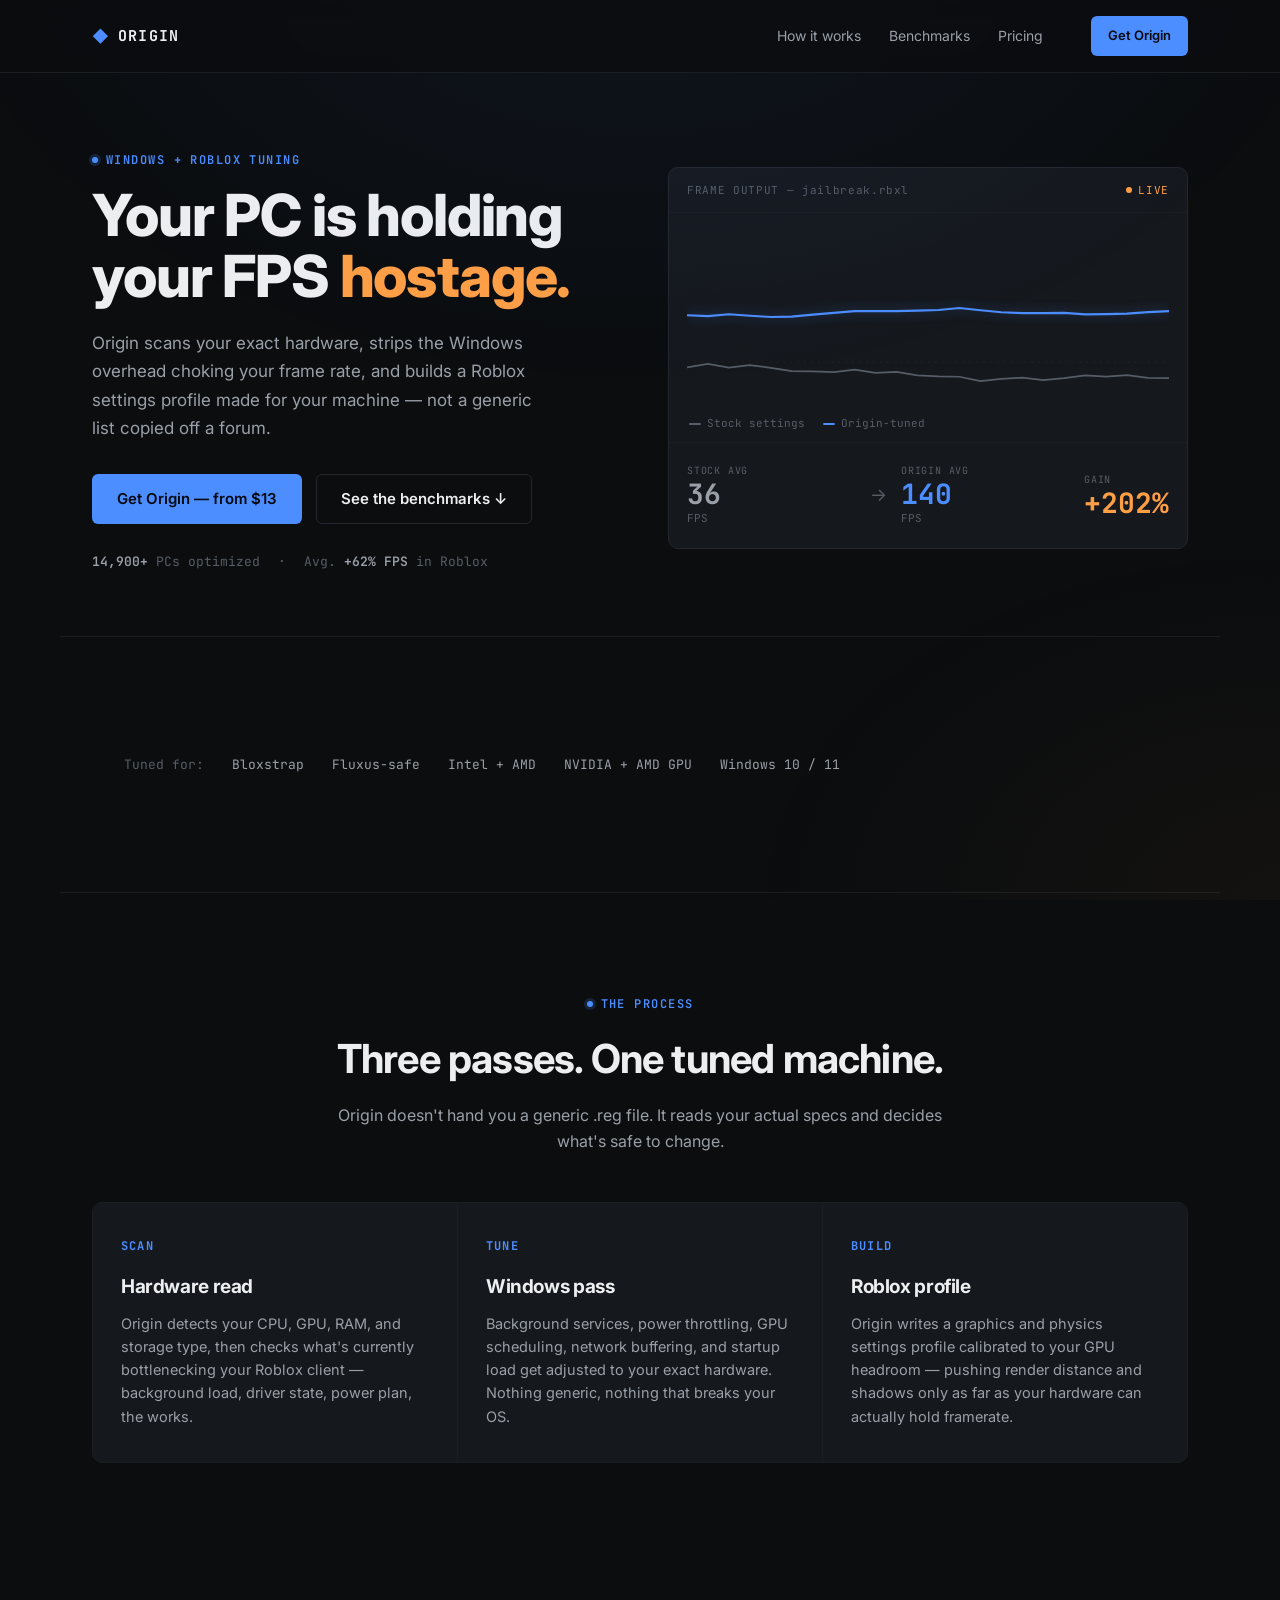
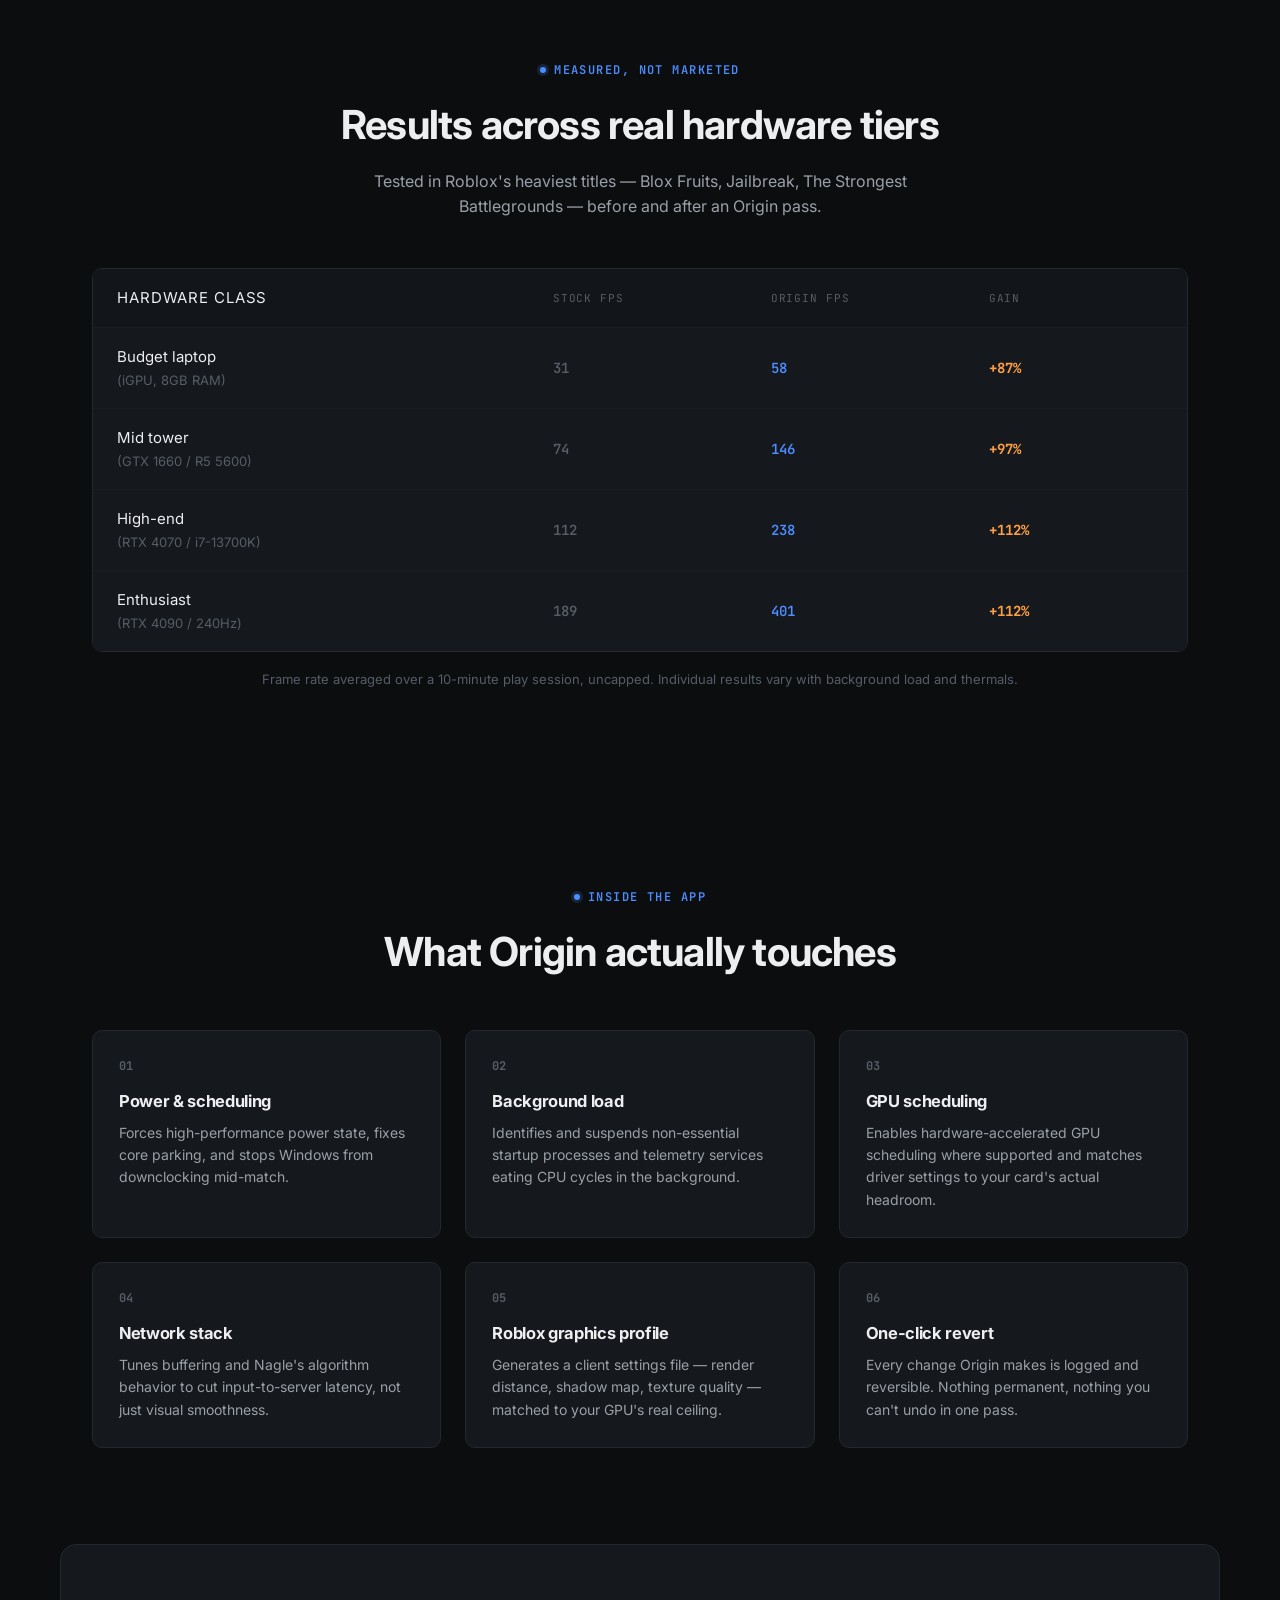
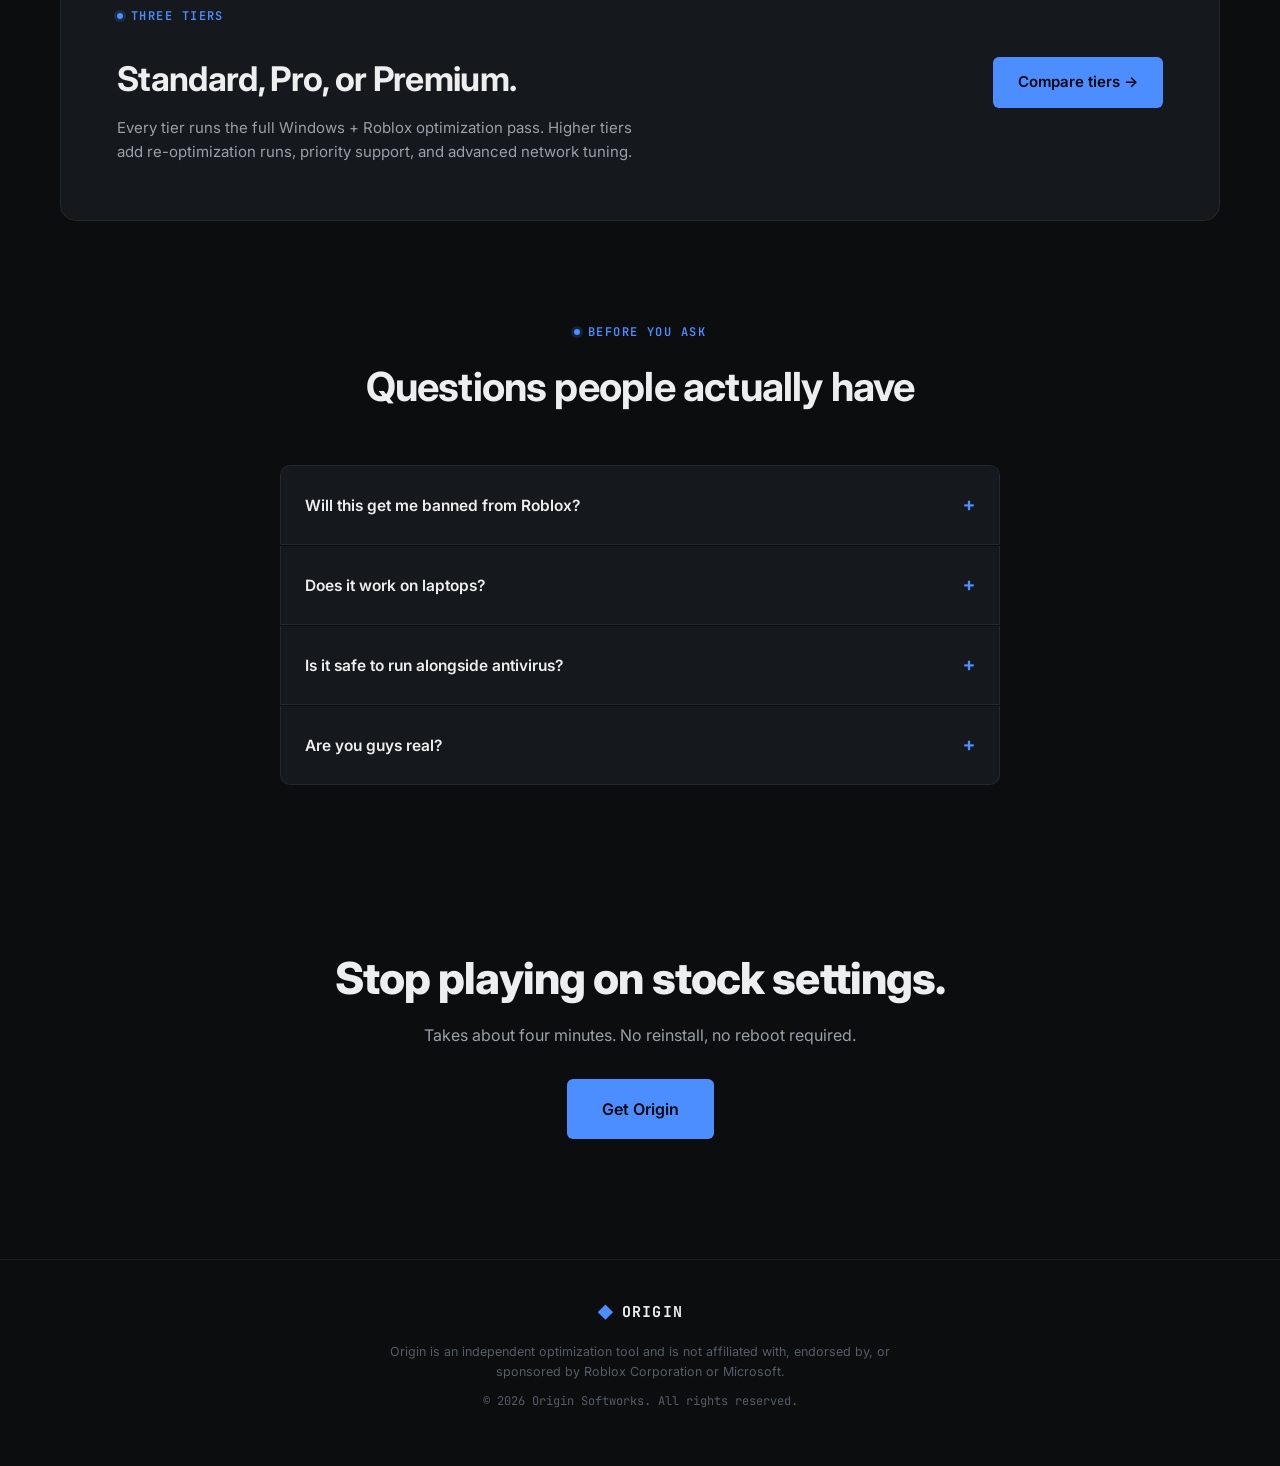
<file: index.html>
<!DOCTYPE html>
<html lang="en">
<head>
<meta charset="UTF-8">
<meta name="viewport" content="width=device-width, initial-scale=1.0">
<title>Origin — PC & Roblox FPS Optimizer</title>
<meta name="description" content="Origin tunes your Windows settings and builds custom Roblox graphics settings for your exact hardware. More FPS, less input lag.">
<link rel="icon" href="data:image/svg+xml,<svg xmlns=%22http://www.w3.org/2000/svg%22 viewBox=%220 0 100 100%22><text y=%22.9em%22 font-size=%2290%22 fill=%22%234C8DFF%22>◆</text></svg>">
<link rel="preconnect" href="https://fonts.googleapis.com">
<link rel="preconnect" href="https://fonts.gstatic.com" crossorigin>
<link href="https://fonts.googleapis.com/css2?family=JetBrains+Mono:wght@400;500;600;700&family=Inter:wght@400;500;600;700;800&display=swap" rel="stylesheet">
<link rel="stylesheet" href="styles.css">
</head>
<body>

<div class="grain"></div>

<header class="nav">
  <div class="nav-inner">
    <a href="index.html" class="logo">
      <span class="logo-mark">◆</span>
      <span class="logo-text">ORIGIN</span>
    </a>
    <nav class="nav-links">
      <a href="#how">How it works</a>
      <a href="#benchmarks">Benchmarks</a>
      <a href="#tiers">Pricing</a>
    </nav>
    <a href="purchase.html" class="btn btn-primary btn-small">Get Origin</a>
  </div>
</header>

<main>

  <!-- HERO -->
  <section class="hero">
    <div class="hero-inner">
      <div class="hero-copy">
        <div class="eyebrow"><span class="dot"></span> WINDOWS + ROBLOX TUNING</div>
        <h1>Your PC is holding<br>your FPS <span class="hl">hostage.</span></h1>
        <p class="hero-sub">Origin scans your exact hardware, strips the Windows overhead choking your frame rate, and builds a Roblox settings profile made for your machine — not a generic list copied off a forum.</p>
        <div class="hero-actions">
          <a href="purchase.html" class="btn btn-primary">Get Origin — from $13</a>
          <a href="#benchmarks" class="btn btn-ghost">See the benchmarks ↓</a>
        </div>
        <div class="hero-trust">
          <span><strong>14,900+</strong> PCs optimized</span>
          <span class="sep">·</span>
          <span>Avg. <strong>+62% FPS</strong> in Roblox</span>
        </div>
      </div>

      <div class="hero-panel" aria-hidden="true">
        <div class="panel-head">
          <span class="panel-title">FRAME OUTPUT — jailbreak.rbxl</span>
          <span class="panel-live"><span class="live-dot"></span> LIVE</span>
        </div>
        <div class="panel-graph">
          <svg viewBox="0 0 560 200" class="graph-svg" id="graphSvg">
            <line x1="0" y1="150" x2="560" y2="150" class="graph-baseline" stroke-dasharray="2 6"/>
            <polyline id="stockLine" class="stock-line" points="" />
            <polyline id="optLine" class="opt-line" points="" />
          </svg>
          <div class="graph-legend">
            <span class="legend-item"><i class="sw sw-stock"></i>Stock settings</span>
            <span class="legend-item"><i class="sw sw-opt"></i>Origin-tuned</span>
          </div>
        </div>
        <div class="panel-readout">
          <div class="readout-cell">
            <span class="readout-label">STOCK AVG</span>
            <span class="readout-value stock" id="stockAvg">47</span>
            <span class="readout-unit">FPS</span>
          </div>
          <div class="readout-arrow">→</div>
          <div class="readout-cell">
            <span class="readout-label">ORIGIN AVG</span>
            <span class="readout-value opt" id="optAvg">142</span>
            <span class="readout-unit">FPS</span>
          </div>
          <div class="readout-cell readout-delta">
            <span class="readout-label">GAIN</span>
            <span class="readout-value delta">+202%</span>
          </div>
        </div>
      </div>
    </div>
  </section>

  <!-- LOGOS / STRIP -->
  <section class="strip">
    <div class="strip-inner">
      <span>Tuned for:</span>
      <span class="strip-item">Bloxstrap</span>
      <span class="strip-item">Fluxus-safe</span>
      <span class="strip-item">Intel + AMD</span>
      <span class="strip-item">NVIDIA + AMD GPU</span>
      <span class="strip-item">Windows 10 / 11</span>
    </div>
  </section>

  <!-- HOW IT WORKS -->
  <section class="how" id="how">
    <div class="section-head">
      <div class="eyebrow"><span class="dot"></span> THE PROCESS</div>
      <h2>Three passes. One tuned machine.</h2>
      <p class="section-sub">Origin doesn't hand you a generic .reg file. It reads your actual specs and decides what's safe to change.</p>
    </div>

    <div class="how-grid">
      <div class="how-card">
        <div class="how-index">SCAN</div>
        <h3>Hardware read</h3>
        <p>Origin detects your CPU, GPU, RAM, and storage type, then checks what's currently bottlenecking your Roblox client — background load, driver state, power plan, the works.</p>
      </div>
      <div class="how-card">
        <div class="how-index">TUNE</div>
        <h3>Windows pass</h3>
        <p>Background services, power throttling, GPU scheduling, network buffering, and startup load get adjusted to your exact hardware. Nothing generic, nothing that breaks your OS.</p>
      </div>
      <div class="how-card">
        <div class="how-index">BUILD</div>
        <h3>Roblox profile</h3>
        <p>Origin writes a graphics and physics settings profile calibrated to your GPU headroom — pushing render distance and shadows only as far as your hardware can actually hold framerate.</p>
      </div>
    </div>
  </section>

  <!-- BENCHMARKS -->
  <section class="benchmarks" id="benchmarks">
    <div class="section-head">
      <div class="eyebrow"><span class="dot"></span> MEASURED, NOT MARKETED</div>
      <h2>Results across real hardware tiers</h2>
      <p class="section-sub">Tested in Roblox's heaviest titles — Blox Fruits, Jailbreak, The Strongest Battlegrounds — before and after an Origin pass.</p>
    </div>

    <div class="bench-table">
      <div class="bench-row bench-head">
        <span>Hardware class</span>
        <span>Stock FPS</span>
        <span>Origin FPS</span>
        <span>Gain</span>
      </div>
      <div class="bench-row" data-stock="31" data-opt="58">
        <span>Budget laptop <em>(iGPU, 8GB RAM)</em></span>
        <span class="bench-num stock-num">31</span>
        <span class="bench-num opt-num">58</span>
        <span class="bench-gain">+87%</span>
      </div>
      <div class="bench-row" data-stock="74" data-opt="146">
        <span>Mid tower <em>(GTX 1660 / R5 5600)</em></span>
        <span class="bench-num stock-num">74</span>
        <span class="bench-num opt-num">146</span>
        <span class="bench-gain">+97%</span>
      </div>
      <div class="bench-row" data-stock="112" data-opt="238">
        <span>High-end <em>(RTX 4070 / i7-13700K)</em></span>
        <span class="bench-num stock-num">112</span>
        <span class="bench-num opt-num">238</span>
        <span class="bench-gain">+112%</span>
      </div>
      <div class="bench-row" data-stock="189" data-opt="401">
        <span>Enthusiast <em>(RTX 4090 / 240Hz)</em></span>
        <span class="bench-num stock-num">189</span>
        <span class="bench-num opt-num">401</span>
        <span class="bench-gain">+112%</span>
      </div>
    </div>
    <p class="bench-footnote">Frame rate averaged over a 10-minute play session, uncapped. Individual results vary with background load and thermals.</p>
  </section>

  <!-- WHAT YOU GET -->
  <section class="features">
    <div class="section-head">
      <div class="eyebrow"><span class="dot"></span> INSIDE THE APP</div>
      <h2>What Origin actually touches</h2>
    </div>
    <div class="features-grid">
      <div class="feature">
        <span class="feature-tag">01</span>
        <h3>Power & scheduling</h3>
        <p>Forces high-performance power state, fixes core parking, and stops Windows from downclocking mid-match.</p>
      </div>
      <div class="feature">
        <span class="feature-tag">02</span>
        <h3>Background load</h3>
        <p>Identifies and suspends non-essential startup processes and telemetry services eating CPU cycles in the background.</p>
      </div>
      <div class="feature">
        <span class="feature-tag">03</span>
        <h3>GPU scheduling</h3>
        <p>Enables hardware-accelerated GPU scheduling where supported and matches driver settings to your card's actual headroom.</p>
      </div>
      <div class="feature">
        <span class="feature-tag">04</span>
        <h3>Network stack</h3>
        <p>Tunes buffering and Nagle's algorithm behavior to cut input-to-server latency, not just visual smoothness.</p>
      </div>
      <div class="feature">
        <span class="feature-tag">05</span>
        <h3>Roblox graphics profile</h3>
        <p>Generates a client settings file — render distance, shadow map, texture quality — matched to your GPU's real ceiling.</p>
      </div>
      <div class="feature">
        <span class="feature-tag">06</span>
        <h3>One-click revert</h3>
        <p>Every change Origin makes is logged and reversible. Nothing permanent, nothing you can't undo in one pass.</p>
      </div>
    </div>
  </section>

  <!-- PRICING TEASER -->
  <section class="pricing-teaser" id="tiers">
    <div class="pt-inner">
      <div class="pt-copy">
        <div class="eyebrow"><span class="dot"></span> THREE TIERS</div>
        <h2>Standard, Pro, or Premium.</h2>
        <p>Every tier runs the full Windows + Roblox optimization pass. Higher tiers add re-optimization runs, priority support, and advanced network tuning.</p>
      </div>
      <a href="purchase.html" class="btn btn-primary">Compare tiers →</a>
    </div>
  </section>

  <!-- FAQ -->
  <section class="faq">
    <div class="section-head">
      <div class="eyebrow"><span class="dot"></span> BEFORE YOU ASK</div>
      <h2>Questions people actually have</h2>
    </div>
    <div class="faq-list">
      <details class="faq-item">
        <summary>Will this get me banned from Roblox?</summary>
        <p>No. Origin only adjusts Windows OS settings and writes standard Roblox client configuration files — the same settings you could change by hand in the in-game menu. It doesn't inject into the Roblox process, modify game memory, or touch anything Roblox's anti-cheat monitors.</p>
      </details>
      <details class="faq-item">
        <summary>Does it work on laptops?</summary>
        <p>Yes. Origin reads your actual hardware first, so a laptop with an integrated GPU gets a completely different tuning pass than a desktop with a dedicated card. It won't push settings your hardware can't sustain.</p>
      </details>
      <details class="faq-item">
        <summary>Is it safe to run alongside antivirus?</summary>
        <p>Origin doesn't run in the background or require elevated persistent access — it makes its pass, writes a change log, and exits. You can review every change before it's applied.</p>
      </details>
      <details class="faq-item">
        <summary>Are you guys real?</summary>
        <p> Check our vouches in our Discord! :)</p>
      </details>
    </div>
  </section>

  <!-- FINAL CTA -->
  <section class="final-cta">
    <h2>Stop playing on stock settings.</h2>
    <p>Takes about four minutes. No reinstall, no reboot required.</p>
    <a href="purchase.html" class="btn btn-primary btn-large">Get Origin</a>
  </section>

</main>

<footer class="footer">
  <div class="footer-inner">
    <div class="footer-brand">
      <span class="logo-mark">◆</span>
      <span class="logo-text">ORIGIN</span>
    </div>
    <p class="footer-note">Origin is an independent optimization tool and is not affiliated with, endorsed by, or sponsored by Roblox Corporation or Microsoft.</p>
    <p class="footer-copy">© 2026 Origin Softworks. All rights reserved.</p>
  </div>
</footer>

<script src="script.js"></script>
</body>
</html>
</file>
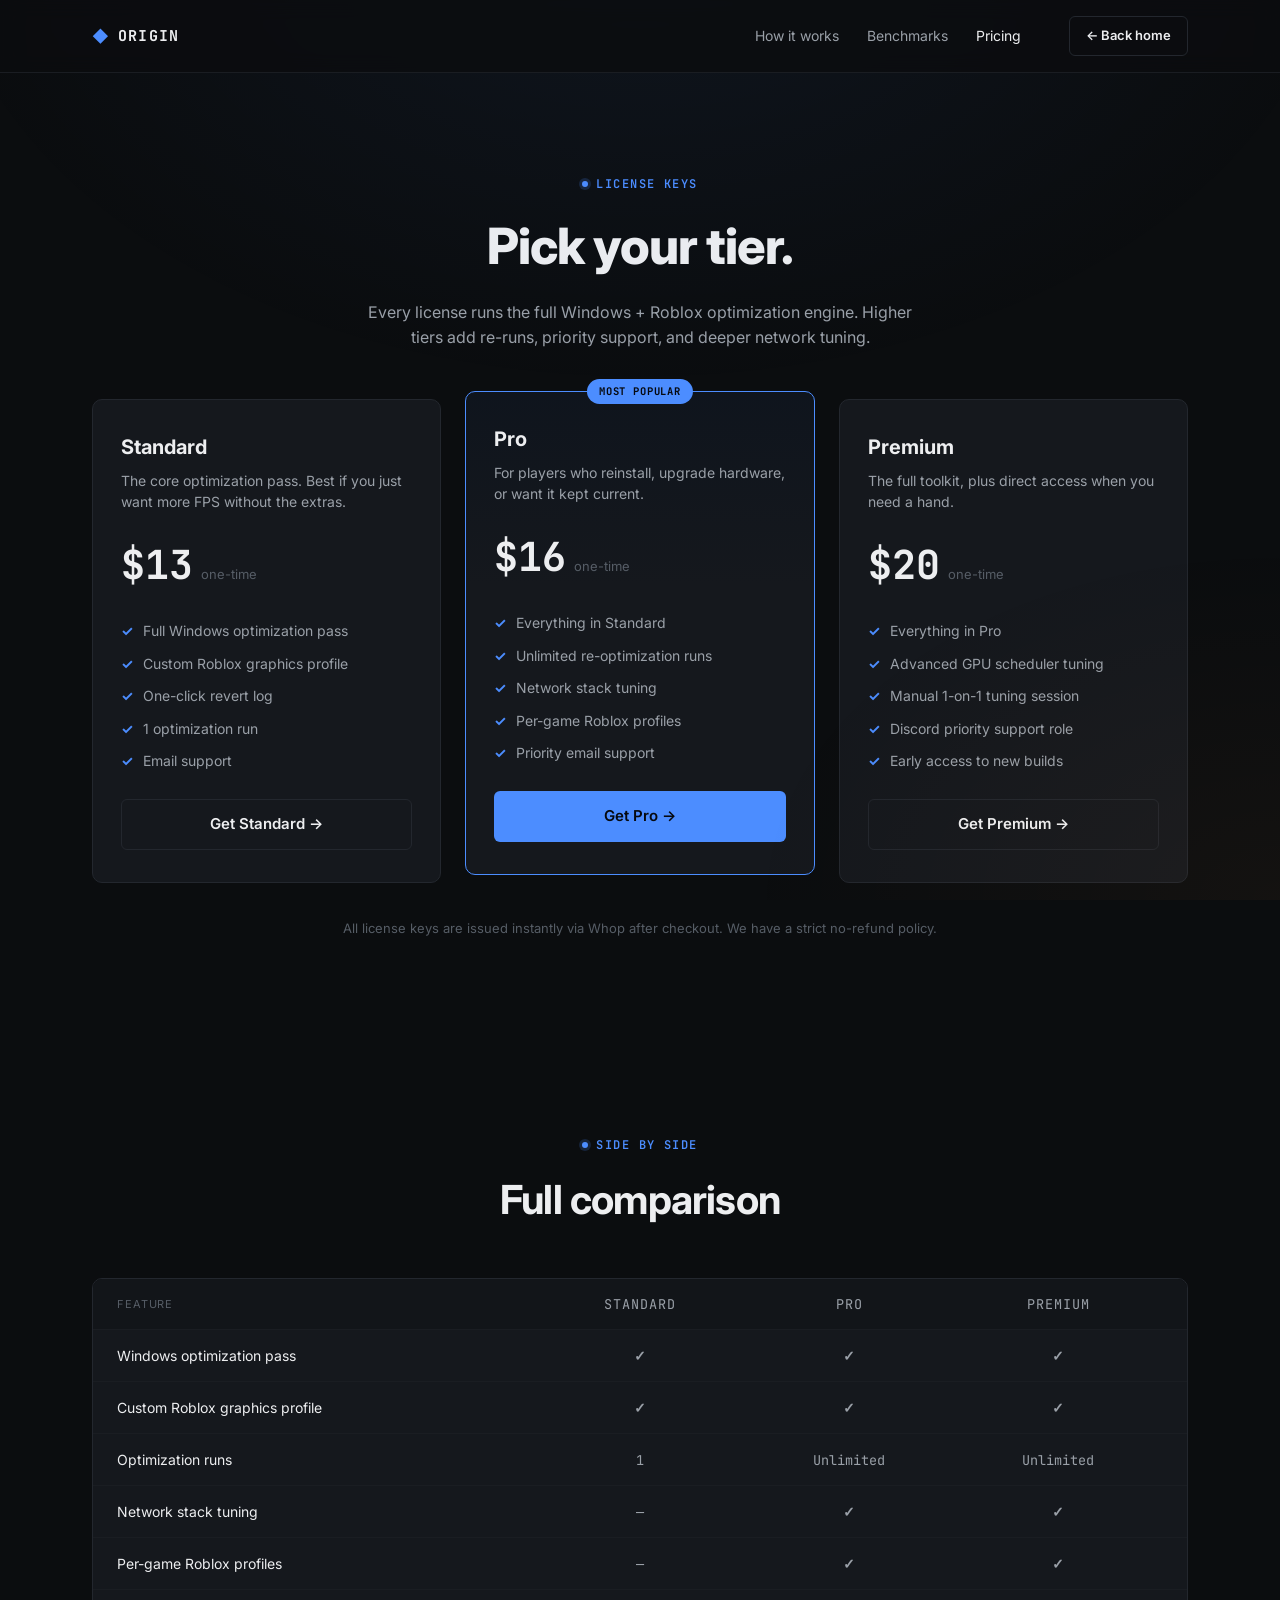
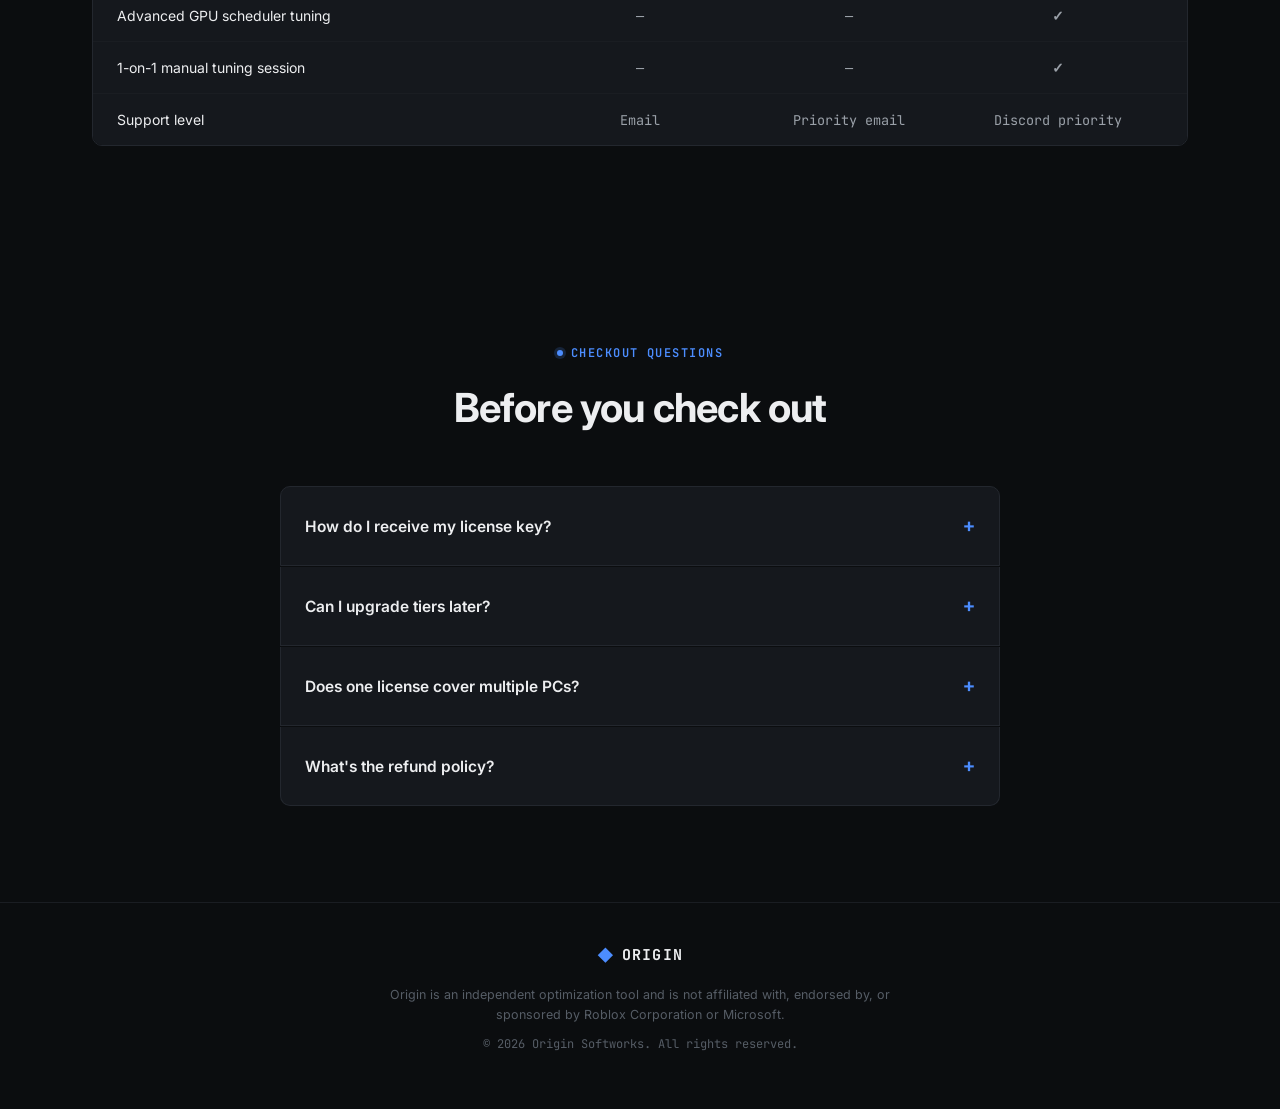
<file: purchase.html>
<!DOCTYPE html>
<html lang="en">
<head>
<meta charset="UTF-8">
<meta name="viewport" content="width=device-width, initial-scale=1.0">
<title>Get Origin — Pricing & Tiers</title>
<meta name="description" content="Choose your Origin license: Standard, Pro, or Premium. Windows and Roblox FPS optimization tailored to your PC.">
<link rel="icon" href="data:image/svg+xml,<svg xmlns=%22http://www.w3.org/2000/svg%22 viewBox=%220 0 100 100%22><text y=%22.9em%22 font-size=%2290%22 fill=%22%234C8DFF%22>◆</text></svg>">
<link rel="preconnect" href="https://fonts.googleapis.com">
<link rel="preconnect" href="https://fonts.gstatic.com" crossorigin>
<link href="https://fonts.googleapis.com/css2?family=JetBrains+Mono:wght@400;500;600;700&family=Inter:wght@400;500;600;700;800&display=swap" rel="stylesheet">
<link rel="stylesheet" href="styles.css">
</head>
<body>

<div class="grain"></div>

<header class="nav">
  <div class="nav-inner">
    <a href="index.html" class="logo">
      <span class="logo-mark">◆</span>
      <span class="logo-text">ORIGIN</span>
    </a>
    <nav class="nav-links">
      <a href="index.html#how">How it works</a>
      <a href="index.html#benchmarks">Benchmarks</a>
      <a href="purchase.html" class="active">Pricing</a>
    </nav>
    <a href="index.html" class="btn btn-ghost btn-small">← Back home</a>
  </div>
</header>

<main>

  <section class="purchase-hero">
    <div class="eyebrow"><span class="dot"></span> LICENSE KEYS</div>
    <h1>Pick your tier.</h1>
    <p class="section-sub">Every license runs the full Windows + Roblox optimization engine. Higher tiers add re-runs, priority support, and deeper network tuning.</p>
  </section>

  <section class="tiers">
    <div class="tiers-grid">

      <!-- STANDARD -->
      <div class="tier-card">
        <div class="tier-head">
          <span class="tier-name">Standard</span>
          <p class="tier-desc">The core optimization pass. Best if you just want more FPS without the extras.</p>
        </div>
        <div class="tier-price">
          <span class="price-amount">$13</span>
          <span class="price-period">one-time</span>
        </div>
        <ul class="tier-features">
          <li><span class="check">✓</span> Full Windows optimization pass</li>
          <li><span class="check">✓</span> Custom Roblox graphics profile</li>
          <li><span class="check">✓</span> One-click revert log</li>
          <li><span class="check">✓</span> 1 optimization run</li>
          <li><span class="check">✓</span> Email support</li>
        </ul>
        <a href="https://whop.com/joined/origin-softworks/products/origin-standard-license-key/" class="btn btn-ghost btn-full" target="_blank" rel="noopener">Get Standard →</a>
      </div>

      <!-- PRO -->
      <div class="tier-card tier-featured">
        <div class="tier-badge">MOST POPULAR</div>
        <div class="tier-head">
          <span class="tier-name">Pro</span>
          <p class="tier-desc">For players who reinstall, upgrade hardware, or want it kept current.</p>
        </div>
        <div class="tier-price">
          <span class="price-amount">$16</span>
          <span class="price-period">one-time</span>
        </div>
        <ul class="tier-features">
          <li><span class="check">✓</span> Everything in Standard</li>
          <li><span class="check">✓</span> Unlimited re-optimization runs</li>
          <li><span class="check">✓</span> Network stack tuning</li>
          <li><span class="check">✓</span> Per-game Roblox profiles</li>
          <li><span class="check">✓</span> Priority email support</li>
        </ul>
        <a href="https://whop.com/joined/origin-softworks/products/origin-pro-license-key/" class="btn btn-primary btn-full" target="_blank" rel="noopener">Get Pro →</a>
      </div>

      <!-- PREMIUM -->
      <div class="tier-card">
        <div class="tier-head">
          <span class="tier-name">Premium</span>
          <p class="tier-desc">The full toolkit, plus direct access when you need a hand.</p>
        </div>
        <div class="tier-price">
          <span class="price-amount">$20</span>
          <span class="price-period">one-time</span>
        </div>
        <ul class="tier-features">
          <li><span class="check">✓</span> Everything in Pro</li>
          <li><span class="check">✓</span> Advanced GPU scheduler tuning</li>
          <li><span class="check">✓</span> Manual 1-on-1 tuning session</li>
          <li><span class="check">✓</span> Discord priority support role</li>
          <li><span class="check">✓</span> Early access to new builds</li>
        </ul>
        <a href="https://whop.com/joined/origin-softworks/products/origin-premium-license-key/" class="btn btn-ghost btn-full" target="_blank" rel="noopener">Get Premium →</a>
      </div>

    </div>

    <p class="tiers-footnote">All license keys are issued instantly via Whop after checkout. We have a strict no-refund policy.</p>
  </section>

  <!-- COMPARISON TABLE -->
  <section class="compare">
    <div class="section-head">
      <div class="eyebrow"><span class="dot"></span> SIDE BY SIDE</div>
      <h2>Full comparison</h2>
    </div>
    <div class="compare-table">
      <div class="compare-row compare-head">
        <span>Feature</span>
        <span>Standard</span>
        <span>Pro</span>
        <span>Premium</span>
      </div>
      <div class="compare-row">
        <span>Windows optimization pass</span>
        <span class="yes">✓</span><span class="yes">✓</span><span class="yes">✓</span>
      </div>
      <div class="compare-row">
        <span>Custom Roblox graphics profile</span>
        <span class="yes">✓</span><span class="yes">✓</span><span class="yes">✓</span>
      </div>
      <div class="compare-row">
        <span>Optimization runs</span>
        <span>1</span><span>Unlimited</span><span>Unlimited</span>
      </div>
      <div class="compare-row">
        <span>Network stack tuning</span>
        <span class="no">—</span><span class="yes">✓</span><span class="yes">✓</span>
      </div>
      <div class="compare-row">
        <span>Per-game Roblox profiles</span>
        <span class="no">—</span><span class="yes">✓</span><span class="yes">✓</span>
      </div>
      <div class="compare-row">
        <span>Advanced GPU scheduler tuning</span>
        <span class="no">—</span><span class="no">—</span><span class="yes">✓</span>
      </div>
      <div class="compare-row">
        <span>1-on-1 manual tuning session</span>
        <span class="no">—</span><span class="no">—</span><span class="yes">✓</span>
      </div>
      <div class="compare-row">
        <span>Support level</span>
        <span>Email</span><span>Priority email</span><span>Discord priority</span>
      </div>
    </div>
  </section>

  <!-- FAQ -->
  <section class="faq">
    <div class="section-head">
      <div class="eyebrow"><span class="dot"></span> CHECKOUT QUESTIONS</div>
      <h2>Before you check out</h2>
    </div>
    <div class="faq-list">
      <details class="faq-item">
        <summary>How do I receive my license key?</summary>
        <p>Checkout runs through Whop. Once payment completes, your license key is issued instantly to your Whop account and the email you checked out with.</p>
      </details>
      <details class="faq-item">
        <summary>Can I upgrade tiers later?</summary>
        <p>Yes — contact support with your existing key and you'll only pay the price difference to move up a tier.</p>
      </details>
      <details class="faq-item">
        <summary>Does one license cover multiple PCs?</summary>
        <p>Each license key is tied to one machine at a time. You can deactivate and re-activate on a new machine from your license dashboard.</p>
      </details>
      <details class="faq-item">
        <summary>What's the refund policy?</summary>
        <p>All license keys are issued instantly via Whop after checkout. We have a strict no-refund policy.</p>
      </details>
    </div>
  </section>

</main>

<footer class="footer">
  <div class="footer-inner">
    <div class="footer-brand">
      <span class="logo-mark">◆</span>
      <span class="logo-text">ORIGIN</span>
    </div>
    <p class="footer-note">Origin is an independent optimization tool and is not affiliated with, endorsed by, or sponsored by Roblox Corporation or Microsoft.</p>
    <p class="footer-copy">© 2026 Origin Softworks. All rights reserved.</p>
  </div>
</footer>

<script src="script.js"></script>
</body>
</html>
</file>
<file: styles.css>
/* ==========================================================================
   ORIGIN — design tokens
   ========================================================================== */
:root {
  --bg:        #0B0D0F;
  --bg-raised: #121519;
  --bg-card:   #15181D;
  --line:      #23272E;
  --line-soft: #1A1D22;

  --ink:       #EDEEF0;
  --ink-dim:   #9AA0A8;
  --ink-faint: #565D66;

  --blue:      #4C8DFF;
  --blue-dim:  #2E4C87;
  --amber:     #FF9F45;

  --font-display: 'Inter', -apple-system, sans-serif;
  --font-mono:    'JetBrains Mono', ui-monospace, monospace;

  --radius: 10px;
  --radius-sm: 6px;
  --max-w: 1160px;
}

* { box-sizing: border-box; }
html { scroll-behavior: smooth; }

body {
  margin: 0;
  background: var(--bg);
  color: var(--ink);
  font-family: var(--font-display);
  font-size: 16px;
  line-height: 1.5;
  -webkit-font-smoothing: antialiased;
}

@media (prefers-reduced-motion: reduce) {
  html { scroll-behavior: auto; }
  * { animation-duration: 0.001ms !important; animation-iteration-count: 1 !important; transition-duration: 0.001ms !important; }
}

/* subtle grain/vignette overlay */
.grain {
  position: fixed; inset: 0; pointer-events: none; z-index: 1;
  background:
    radial-gradient(ellipse 1200px 800px at 50% -10%, rgba(76,141,255,0.07), transparent 60%),
    radial-gradient(ellipse 900px 600px at 100% 100%, rgba(255,159,69,0.04), transparent 60%);
}

a { color: inherit; text-decoration: none; }
h1, h2, h3 { font-family: var(--font-display); margin: 0; letter-spacing: -0.02em; }
p { margin: 0; }
ul { margin: 0; padding: 0; list-style: none; }

::selection { background: var(--blue-dim); color: #fff; }

:focus-visible {
  outline: 2px solid var(--blue);
  outline-offset: 3px;
  border-radius: 4px;
}

/* ==========================================================================
   Utility bits
   ========================================================================== */
.eyebrow {
  display: inline-flex; align-items: center; gap: 8px;
  font-family: var(--font-mono);
  font-size: 12px; font-weight: 600;
  letter-spacing: 0.12em;
  color: var(--blue);
  margin-bottom: 16px;
}
.eyebrow .dot {
  width: 6px; height: 6px; border-radius: 50%;
  background: var(--blue);
  box-shadow: 0 0 0 3px rgba(76,141,255,0.18);
}

.section-head { max-width: 640px; margin: 0 auto 48px; text-align: center; }
.section-head h2 { font-size: clamp(28px, 3.4vw, 40px); font-weight: 700; margin-bottom: 14px; }
.section-sub { color: var(--ink-dim); font-size: 16px; line-height: 1.6; }

main > section {
  max-width: var(--max-w);
  margin: 0 auto;
  padding: 96px 32px;
}

/* ==========================================================================
   Buttons
   ========================================================================== */
.btn {
  display: inline-flex; align-items: center; justify-content: center; gap: 8px;
  font-family: var(--font-display);
  font-weight: 600;
  font-size: 15px;
  padding: 13px 24px;
  border-radius: var(--radius-sm);
  border: 1px solid transparent;
  cursor: pointer;
  transition: transform 0.15s ease, background 0.15s ease, border-color 0.15s ease;
  white-space: nowrap;
}
.btn:hover { transform: translateY(-1px); }
.btn:active { transform: translateY(0); }

.btn-primary {
  background: var(--blue);
  color: #06090F;
}
.btn-primary:hover { background: #6ba0ff; }

.btn-ghost {
  background: transparent;
  border-color: var(--line);
  color: var(--ink);
}
.btn-ghost:hover { border-color: var(--ink-faint); background: var(--bg-raised); }

.btn-small { padding: 9px 16px; font-size: 13px; }
.btn-large { padding: 17px 34px; font-size: 16px; }
.btn-full { width: 100%; }

/* ==========================================================================
   Nav
   ========================================================================== */
.nav {
  position: sticky; top: 0; z-index: 40;
  background: rgba(11,13,15,0.82);
  backdrop-filter: blur(10px);
  border-bottom: 1px solid var(--line-soft);
}
.nav-inner {
  max-width: var(--max-w);
  margin: 0 auto;
  padding: 16px 32px;
  display: flex; align-items: center; justify-content: space-between;
  gap: 24px;
}
.logo { display: flex; align-items: center; gap: 9px; }
.logo-mark { color: var(--blue); font-size: 16px; }
.logo-text {
  font-family: var(--font-mono);
  font-weight: 700;
  font-size: 15px;
  letter-spacing: 0.08em;
}
.nav-links { display: flex; gap: 28px; margin-left: auto; margin-right: 24px; }
.nav-links a { font-size: 14px; color: var(--ink-dim); transition: color 0.15s; }
.nav-links a:hover, .nav-links a.active { color: var(--ink); }

/* ==========================================================================
   Hero
   ========================================================================== */
.hero { padding-top: 72px; padding-bottom: 64px; }
.hero-inner {
  display: grid;
  grid-template-columns: 1fr 1fr;
  gap: 56px;
  align-items: center;
}

.hero h1 {
  font-size: clamp(38px, 5vw, 58px);
  font-weight: 800;
  line-height: 1.06;
  margin-bottom: 22px;
}
.hl { color: var(--amber); }

.hero-sub {
  font-size: 17px;
  color: var(--ink-dim);
  line-height: 1.65;
  max-width: 460px;
  margin-bottom: 32px;
}
.hero-actions { display: flex; gap: 14px; flex-wrap: wrap; margin-bottom: 28px; }

.hero-trust {
  font-family: var(--font-mono);
  font-size: 13px;
  color: var(--ink-faint);
}
.hero-trust strong { color: var(--ink-dim); font-weight: 600; }
.hero-trust .sep { margin: 0 10px; }

/* hero benchmark panel */
.hero-panel {
  background: var(--bg-card);
  border: 1px solid var(--line);
  border-radius: var(--radius);
  overflow: hidden;
}
.panel-head {
  display: flex; align-items: center; justify-content: space-between;
  padding: 14px 18px;
  border-bottom: 1px solid var(--line-soft);
  font-family: var(--font-mono);
  font-size: 11px;
  letter-spacing: 0.06em;
  color: var(--ink-faint);
}
.panel-live { display: flex; align-items: center; gap: 6px; color: var(--amber); }
.live-dot {
  width: 6px; height: 6px; border-radius: 50%;
  background: var(--amber);
  animation: pulse 1.6s ease-in-out infinite;
}
@keyframes pulse { 0%,100% { opacity: 1; } 50% { opacity: 0.35; } }

.panel-graph { padding: 20px 18px 6px; }
.graph-svg { width: 100%; height: auto; display: block; }
.graph-baseline { stroke: var(--line); stroke-width: 1; }
.stock-line { fill: none; stroke: var(--ink-faint); stroke-width: 2; }
.opt-line { fill: none; stroke: var(--blue); stroke-width: 2.5; filter: drop-shadow(0 0 6px rgba(76,141,255,0.45)); }

.graph-legend { display: flex; gap: 18px; padding: 10px 2px 4px; font-family: var(--font-mono); font-size: 11px; color: var(--ink-faint); }
.legend-item { display: flex; align-items: center; gap: 6px; }
.sw { width: 12px; height: 2px; display: inline-block; border-radius: 2px; }
.sw-stock { background: var(--ink-faint); }
.sw-opt { background: var(--blue); }

.panel-readout {
  display: grid;
  grid-template-columns: 1fr auto 1fr auto;
  align-items: center;
  gap: 14px;
  padding: 20px 18px 22px;
  border-top: 1px solid var(--line-soft);
}
.readout-cell { display: flex; flex-direction: column; gap: 2px; }
.readout-label { font-family: var(--font-mono); font-size: 10px; letter-spacing: 0.08em; color: var(--ink-faint); }
.readout-value { font-family: var(--font-mono); font-size: 28px; font-weight: 700; line-height: 1; }
.readout-value.stock { color: var(--ink-dim); }
.readout-value.opt { color: var(--blue); }
.readout-value.delta { color: var(--amber); }
.readout-unit { font-family: var(--font-mono); font-size: 11px; color: var(--ink-faint); }
.readout-arrow { color: var(--ink-faint); font-size: 18px; }

/* ==========================================================================
   Strip
   ========================================================================== */
.strip { border-top: 1px solid var(--line-soft); border-bottom: 1px solid var(--line-soft); }
.strip-inner {
  max-width: var(--max-w); margin: 0 auto; padding: 22px 32px;
  display: flex; align-items: center; gap: 28px; flex-wrap: wrap;
  font-family: var(--font-mono); font-size: 13px; color: var(--ink-faint);
}
.strip-item { color: var(--ink-dim); }

/* ==========================================================================
   How it works
   ========================================================================== */
.how-grid {
  display: grid;
  grid-template-columns: repeat(3, 1fr);
  gap: 1px;
  background: var(--line-soft);
  border: 1px solid var(--line-soft);
  border-radius: var(--radius);
  overflow: hidden;
}
.how-card { background: var(--bg-card); padding: 34px 28px; }
.how-index {
  font-family: var(--font-mono);
  font-size: 12px; font-weight: 700; letter-spacing: 0.1em;
  color: var(--blue);
  margin-bottom: 18px;
}
.how-card h3 { font-size: 19px; font-weight: 700; margin-bottom: 10px; }
.how-card p { color: var(--ink-dim); font-size: 14.5px; line-height: 1.6; }

/* ==========================================================================
   Benchmarks
   ========================================================================== */
.bench-table {
  border: 1px solid var(--line);
  border-radius: var(--radius);
  overflow: hidden;
}
.bench-row {
  display: grid;
  grid-template-columns: 2fr 1fr 1fr 0.8fr;
  align-items: center;
  padding: 18px 24px;
  border-bottom: 1px solid var(--line-soft);
  font-family: var(--font-mono);
  font-size: 14px;
}
.bench-row:last-child { border-bottom: none; }
.bench-row:not(.bench-head) { background: var(--bg-card); }
.bench-row span:first-child { font-family: var(--font-display); font-size: 15px; color: var(--ink); }
.bench-row span:first-child em { font-style: normal; color: var(--ink-faint); font-size: 13px; display: block; margin-top: 2px; }
.bench-head {
  color: var(--ink-faint);
  font-size: 11px; letter-spacing: 0.08em;
  text-transform: uppercase;
  background: var(--bg-raised);
}
.bench-num { font-weight: 600; }
.stock-num { color: var(--ink-faint); }
.opt-num { color: var(--blue); }
.bench-gain { color: var(--amber); font-weight: 700; }
.bench-footnote { margin-top: 18px; font-size: 13px; color: var(--ink-faint); text-align: center; }

/* ==========================================================================
   Features
   ========================================================================== */
.features-grid {
  display: grid;
  grid-template-columns: repeat(3, 1fr);
  gap: 24px;
}
.feature {
  background: var(--bg-card);
  border: 1px solid var(--line);
  border-radius: var(--radius);
  padding: 26px;
}
.feature-tag {
  font-family: var(--font-mono);
  font-size: 12px; font-weight: 700;
  color: var(--ink-faint);
  display: block; margin-bottom: 14px;
}
.feature h3 { font-size: 16.5px; font-weight: 700; margin-bottom: 8px; }
.feature p { font-size: 14px; color: var(--ink-dim); line-height: 1.6; }

/* ==========================================================================
   Pricing teaser (index page)
   ========================================================================== */
.pricing-teaser {
  background: var(--bg-card);
  border: 1px solid var(--line);
  border-radius: 16px;
  padding: 0;
}
.pt-inner {
  display: flex; align-items: center; justify-content: space-between; gap: 32px;
  padding: 56px 56px;
  flex-wrap: wrap;
}
.pt-copy { max-width: 520px; }
.pt-copy h2 { font-size: clamp(26px, 3vw, 34px); font-weight: 700; margin: 12px 0 12px; }
.pt-copy p { color: var(--ink-dim); font-size: 15px; line-height: 1.6; }

/* ==========================================================================
   FAQ
   ========================================================================== */
.faq-list { max-width: 720px; margin: 0 auto; display: flex; flex-direction: column; gap: 1px; }
.faq-item {
  background: var(--bg-card);
  border: 1px solid var(--line);
  padding: 4px 24px;
}
.faq-item + .faq-item { border-top: none; }
.faq-item:first-child { border-radius: var(--radius) var(--radius) 0 0; }
.faq-item:last-child { border-radius: 0 0 var(--radius) var(--radius); }
.faq-item summary {
  cursor: pointer;
  padding: 20px 0;
  font-weight: 600;
  font-size: 15.5px;
  list-style: none;
  display: flex; justify-content: space-between; align-items: center;
}
.faq-item summary::-webkit-details-marker { display: none; }
.faq-item summary::after {
  content: '+';
  font-family: var(--font-mono);
  color: var(--blue);
  font-size: 20px;
  margin-left: 12px;
  transition: transform 0.2s ease;
}
.faq-item[open] summary::after { transform: rotate(45deg); }
.faq-item p { color: var(--ink-dim); font-size: 14.5px; line-height: 1.65; padding-bottom: 22px; max-width: 620px; }

/* ==========================================================================
   Final CTA
   ========================================================================== */
.final-cta {
  text-align: center;
  padding-top: 64px !important;
  padding-bottom: 120px !important;
}
.final-cta h2 { font-size: clamp(30px, 4vw, 44px); font-weight: 800; margin-bottom: 12px; }
.final-cta p { color: var(--ink-dim); font-size: 16px; margin-bottom: 32px; }

/* ==========================================================================
   Footer
   ========================================================================== */
.footer { border-top: 1px solid var(--line-soft); }
.footer-inner {
  max-width: var(--max-w); margin: 0 auto; padding: 40px 32px 56px;
  text-align: center;
}
.footer-brand { display: inline-flex; align-items: center; gap: 8px; margin-bottom: 18px; }
.footer-note { color: var(--ink-faint); font-size: 12.5px; max-width: 520px; margin: 0 auto 10px; line-height: 1.6; }
.footer-copy { color: var(--ink-faint); font-size: 12px; font-family: var(--font-mono); }

/* ==========================================================================
   Purchase page
   ========================================================================== */
.purchase-hero { text-align: center; padding-bottom: 48px !important; }
.purchase-hero h1 { font-size: clamp(34px, 4.6vw, 50px); font-weight: 800; margin-bottom: 16px; }
.purchase-hero .section-sub { max-width: 560px; margin: 0 auto; }

.tiers { padding-top: 0 !important; }
.tiers-grid {
  display: grid;
  grid-template-columns: repeat(3, 1fr);
  gap: 24px;
  align-items: stretch;
}
.tier-card {
  position: relative;
  background: var(--bg-card);
  border: 1px solid var(--line);
  border-radius: var(--radius);
  padding: 32px 28px;
  display: flex; flex-direction: column;
}
.tier-featured {
  border-color: var(--blue);
  background: linear-gradient(180deg, rgba(76,141,255,0.06), var(--bg-card) 40%);
  transform: translateY(-8px);
}
.tier-badge {
  position: absolute; top: -13px; left: 50%; transform: translateX(-50%);
  background: var(--blue); color: #06090F;
  font-family: var(--font-mono); font-size: 10.5px; font-weight: 700; letter-spacing: 0.08em;
  padding: 5px 12px; border-radius: 20px;
}
.tier-head { margin-bottom: 22px; }
.tier-name { font-size: 20px; font-weight: 700; display: block; margin-bottom: 8px; }
.tier-desc { color: var(--ink-dim); font-size: 14px; line-height: 1.55; }
.tier-price { display: flex; align-items: baseline; gap: 8px; margin-bottom: 26px; }
.price-amount { font-family: var(--font-mono); font-size: 40px; font-weight: 700; }
.price-period { color: var(--ink-faint); font-size: 13px; }
.tier-features { display: flex; flex-direction: column; gap: 13px; margin-bottom: 28px; flex-grow: 1; }
.tier-features li { display: flex; gap: 10px; font-size: 14px; color: var(--ink-dim); line-height: 1.4; }
.check { color: var(--blue); font-weight: 700; flex-shrink: 0; }
.tiers-footnote { text-align: center; color: var(--ink-faint); font-size: 13px; margin-top: 36px; }

/* comparison table */
.compare-table {
  border: 1px solid var(--line);
  border-radius: var(--radius);
  overflow: hidden;
}
.compare-row {
  display: grid;
  grid-template-columns: 2fr 1fr 1fr 1fr;
  align-items: center;
  padding: 15px 24px;
  border-bottom: 1px solid var(--line-soft);
  font-size: 14px;
}
.compare-row:last-child { border-bottom: none; }
.compare-row:not(.compare-head) { background: var(--bg-card); }
.compare-row span:not(:first-child) { text-align: center; font-family: var(--font-mono); font-size: 13.5px; color: var(--ink-dim); }
.compare-head {
  background: var(--bg-raised);
  color: var(--ink-faint);
  font-size: 11px; letter-spacing: 0.08em; text-transform: uppercase;
}
.compare-head span:not(:first-child) { text-align: center; }
.compare-row .yes { color: var(--blue); font-weight: 700; }
.compare-row .no { color: var(--ink-faint); }

/* ==========================================================================
   Responsive
   ========================================================================== */
@media (max-width: 900px) {
  .hero-inner { grid-template-columns: 1fr; }
  .how-grid { grid-template-columns: 1fr; }
  .features-grid { grid-template-columns: 1fr 1fr; }
  .tiers-grid { grid-template-columns: 1fr; }
  .tier-featured { transform: none; }
  .bench-row, .compare-row { grid-template-columns: 1.6fr 1fr 1fr 0.8fr; font-size: 12.5px; padding: 14px 16px; }
  .nav-links { display: none; }
}

@media (max-width: 600px) {
  main > section { padding: 64px 20px; }
  .features-grid { grid-template-columns: 1fr; }
  .panel-readout { grid-template-columns: 1fr auto 1fr; }
  .readout-delta { grid-column: 1 / -1; flex-direction: row; align-items: baseline; gap: 8px; margin-top: 8px; }
  .pt-inner { padding: 40px 28px; flex-direction: column; align-items: flex-start; }
}
</file>
